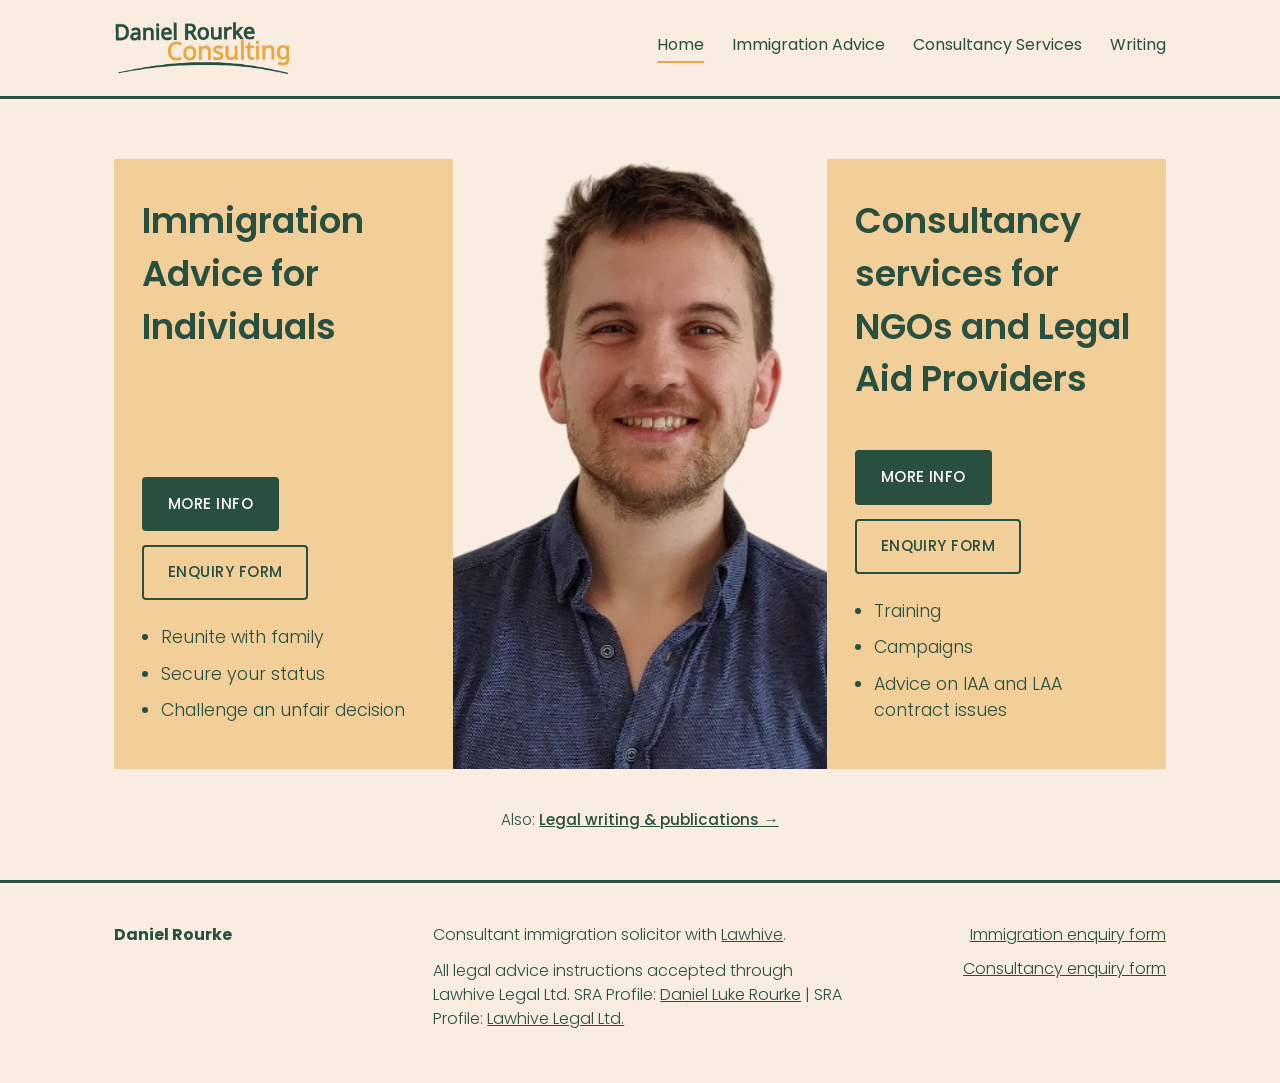
<file: index.html>
<!doctype html>
<html lang="en">
<head>
  <meta charset="UTF-8" />
  <meta name="viewport" content="width=device-width, initial-scale=1.0" />
  <title>Daniel Rourke Consulting</title>
  <meta name="description" content="Immigration advice for individuals, and consultancy services for NGOs and Legal Aid providers, from solicitor Daniel Rourke." />
  <link rel="icon" href="assets/images/favicon.svg" type="image/svg+xml" />
  <link rel="icon" href="assets/images/favicon.ico" sizes="any" />
  <link rel="icon" href="assets/images/favicon-32.png" type="image/png" sizes="32x32" />
  <link rel="apple-touch-icon" href="assets/images/apple-touch-icon.png" />
  <link rel="stylesheet" href="assets/css/style.css" />
</head>
<body>
  <header class="site-header">
    <div class="header-inner">
      <a class="logo" href="index.html"><img class="logo-img" src="assets/images/logo.png" alt="Daniel Rourke Consulting" /></a>
      <button class="nav-toggle" aria-label="Toggle navigation">&#9776;</button>
      <nav class="main-nav">
        <a href="index.html" class="active">Home</a>
        <a href="immigration-advice.html">Immigration Advice</a>
        <a href="about.html">Consultancy Services</a>
        <a href="writing.html">Writing</a>
      </nav>
    </div>
  </header>

  <main>
    <section class="home-hero">
      <div class="wrap">
        <div class="hero-grid">
          <div class="hero-panel hero-panel-1">
            <h1>Immigration Advice for Individuals</h1>
            <div class="btn-row">
              <a class="btn btn-primary" href="immigration-advice.html">More Info</a>
              <a class="btn btn-outline" href="immigration-advice.html#enquiry">Enquiry Form</a>
            </div>
            <ul class="hero-list">
              <li>Reunite with family</li>
              <li>Secure your status</li>
              <li>Challenge an unfair decision</li>
            </ul>
          </div>
          <div class="hero-photo">
            <img src="assets/images/profile2.png" alt="Daniel Rourke" />
          </div>
          <div class="hero-panel hero-panel-2">
            <h1>Consultancy services for NGOs and Legal Aid Providers</h1>
            <div class="btn-row">
              <a class="btn btn-primary" href="about.html">More Info</a>
              <a class="btn btn-outline" href="about.html#enquiry">Enquiry Form</a>
            </div>
            <ul class="hero-list">
              <li>Training</li>
              <li>Campaigns</li>
              <li>Advice on IAA and LAA contract issues</li>
            </ul>
          </div>
        </div>
      </div>
    </section>

    <p class="home-more">Also: <a href="writing.html">Legal writing &amp; publications &rarr;</a></p>
  </main>

  <footer class="site-footer">
    <div class="wrap footer-grid">
      <div>
        <p><strong>Daniel Rourke</strong></p>
      </div>
      <div>
        <p>Consultant immigration solicitor with <a href="https://lawhive.co.uk/" target="_blank" rel="noopener">Lawhive</a>.</p>
        <p>All legal advice instructions accepted through Lawhive Legal Ltd. SRA Profile: <a href="https://www.sra.org.uk/consumers/register/person/?sraNumber=542800&prevSearchText=542800&prevSearchFilter=" target="_blank" rel="noopener">Daniel Luke Rourke</a> | SRA Profile: <a href="https://www.sra.org.uk/consumers/register/organisation/?sraNumber=8003766" target="_blank" rel="noopener">Lawhive Legal Ltd.</a></p>
      </div>
      <div class="footer-links">
        <a href="immigration-advice.html#enquiry">Immigration enquiry form</a>
        <a href="about.html#enquiry">Consultancy enquiry form</a>
      </div>
    </div>
  </footer>

  <script src="assets/js/main.js"></script>
</body>
</html>
</file>
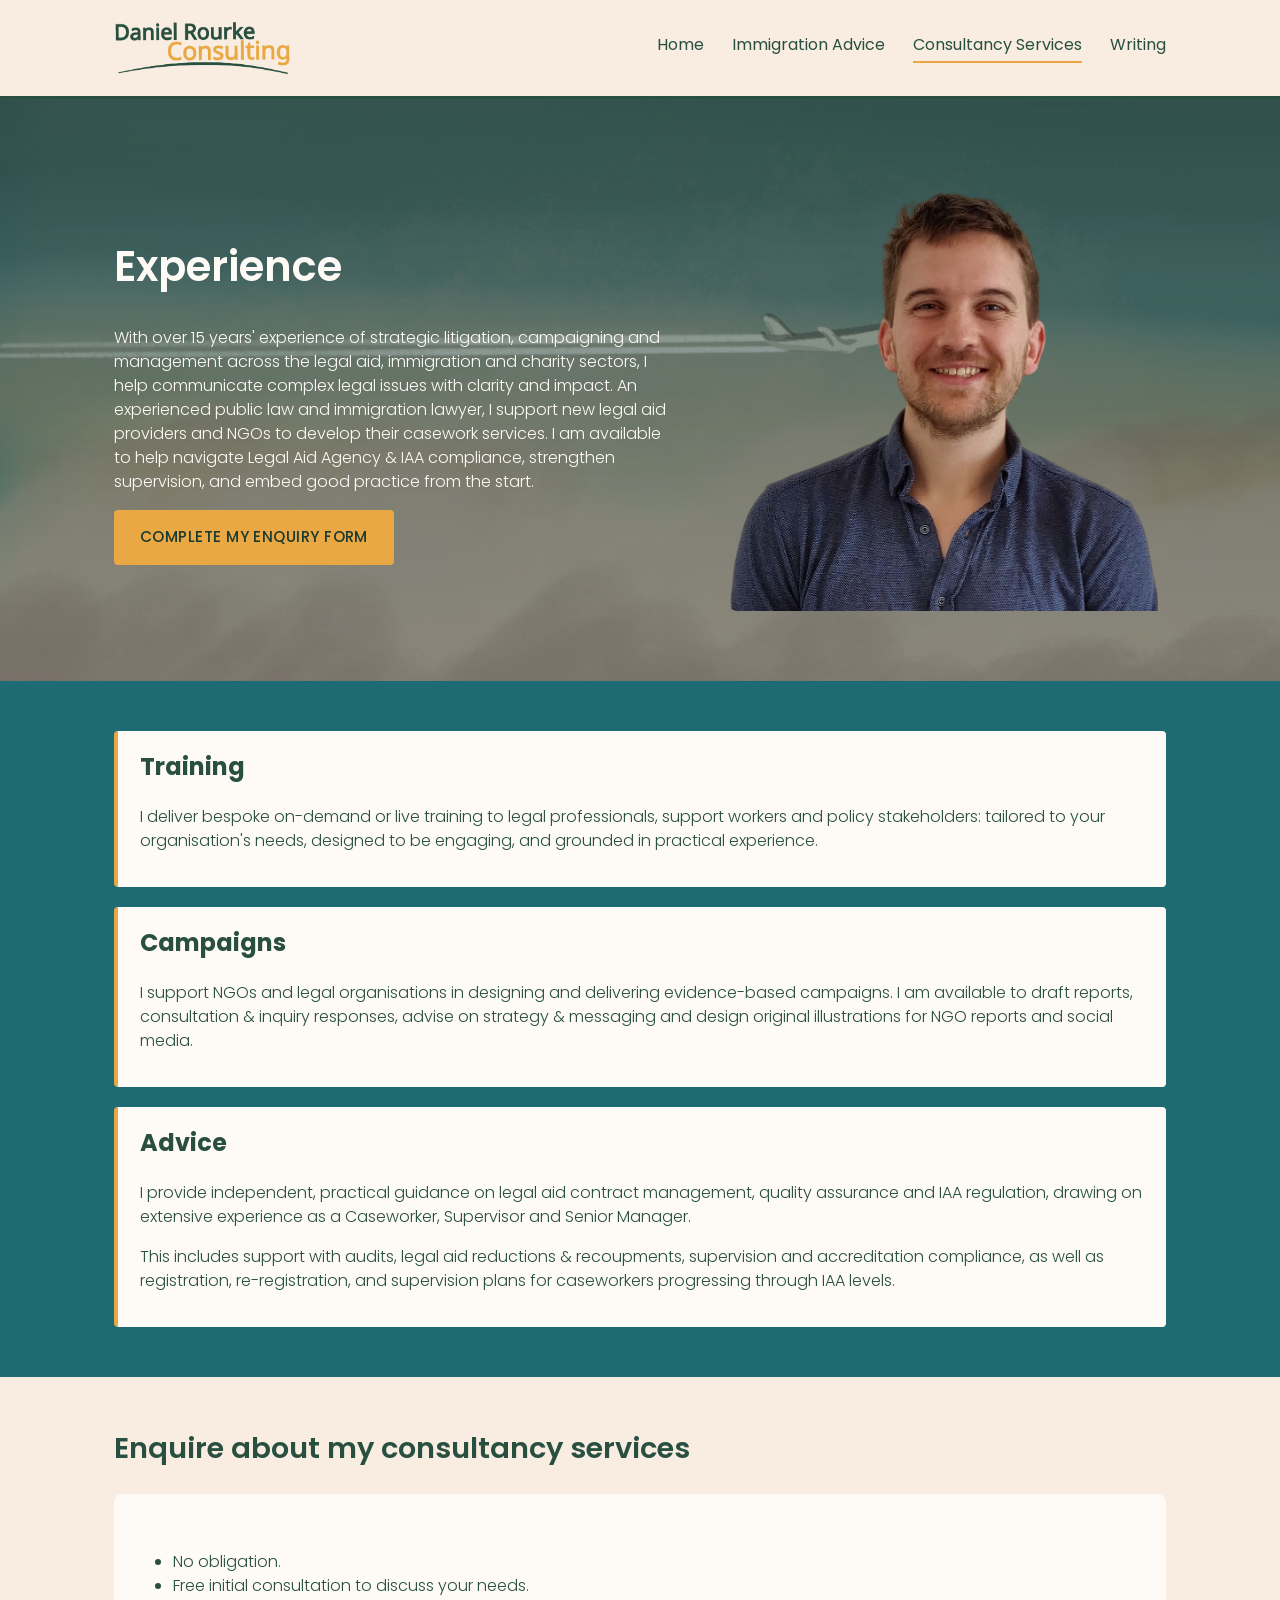
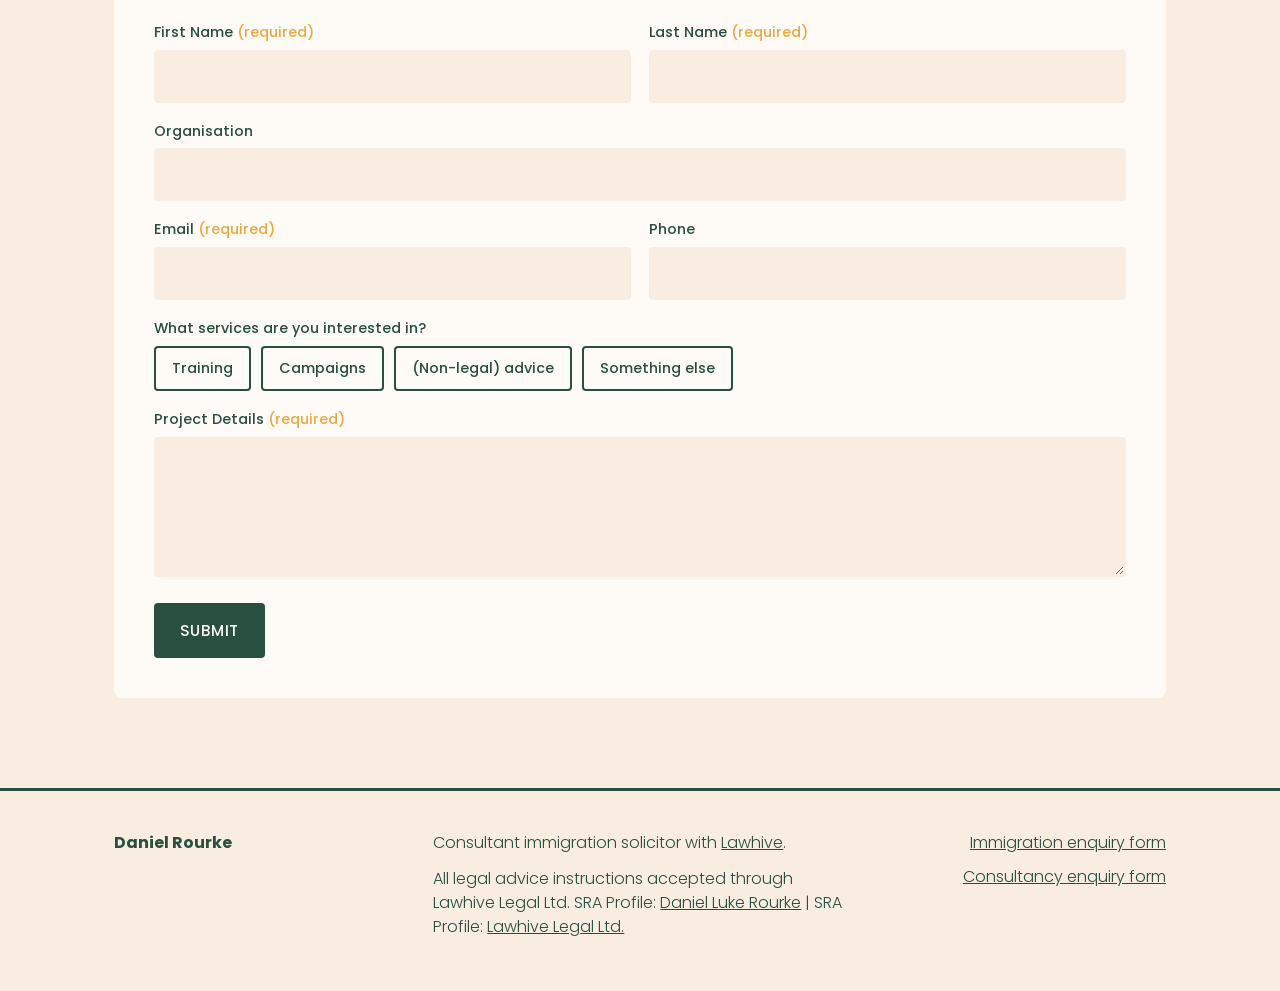
<file: about.html>
<!doctype html>
<html lang="en">
<head>
  <meta charset="UTF-8" />
  <meta name="viewport" content="width=device-width, initial-scale=1.0" />
  <title>Consultancy Services — Daniel Rourke Consulting</title>
  <meta name="description" content="Consultancy services for NGOs and Legal Aid providers from Daniel Rourke: training, campaigns, and advice on IAA and LAA contract issues." />
  <link rel="icon" href="assets/images/favicon.svg" type="image/svg+xml" />
  <link rel="icon" href="assets/images/favicon.ico" sizes="any" />
  <link rel="icon" href="assets/images/favicon-32.png" type="image/png" sizes="32x32" />
  <link rel="apple-touch-icon" href="assets/images/apple-touch-icon.png" />
  <link rel="stylesheet" href="assets/css/style.css" />
</head>
<body>
  <header class="site-header">
    <div class="header-inner">
      <a class="logo" href="index.html"><img class="logo-img" src="assets/images/logo.png" alt="Daniel Rourke Consulting" /></a>
      <button class="nav-toggle" aria-label="Toggle navigation">&#9776;</button>
      <nav class="main-nav">
        <a href="index.html">Home</a>
        <a href="immigration-advice.html">Immigration Advice</a>
        <a href="about.html" class="active">Consultancy Services</a>
        <a href="writing.html">Writing</a>
      </nav>
    </div>
  </header>

  <main>
    <section class="page-hero" style="background-image: linear-gradient(rgba(20, 45, 36, 0.55), rgba(20, 45, 36, 0.4)), url('assets/images/plane-home.jpg');">
      <div class="wrap bio-grid" style="align-items:center;">
        <div>
          <h1>Experience</h1>
          <p style="color: var(--white-warm);">With over 15 years' experience of strategic litigation, campaigning and management across the legal aid, immigration and charity sectors, I help communicate complex legal issues with clarity and impact. An experienced public law and immigration lawyer, I support new legal aid providers and NGOs to develop their casework services. I am available to help navigate Legal Aid Agency &amp; IAA compliance, strengthen supervision, and embed good practice from the start.</p>
          <a class="btn btn-primary" href="#enquiry">Complete my enquiry form</a>
        </div>
        <div>
          <img src="assets/images/profile2.png" alt="Daniel Rourke" />
        </div>
      </div>
    </section>

    <section class="illustration-band">
      <div class="wrap">
        <div class="service-list" style="padding: 50px 0;">
          <div class="service-item">
            <h2 style="margin-top:0;">Training</h2>
            <p>I deliver bespoke on-demand or live training to legal professionals, support workers and policy stakeholders: tailored to your organisation's needs, designed to be engaging, and grounded in practical experience.</p>
          </div>
          <div class="service-item">
            <h2 style="margin-top:0;">Campaigns</h2>
            <p>I support NGOs and legal organisations in designing and delivering evidence-based campaigns. I am available to draft reports, consultation &amp; inquiry responses, advise on strategy &amp; messaging and design original illustrations for NGO reports and social media.</p>
          </div>
          <div class="service-item">
            <h2 style="margin-top:0;">Advice</h2>
            <p>I provide independent, practical guidance on legal aid contract management, quality assurance and IAA regulation, drawing on extensive experience as a Caseworker, Supervisor and Senior Manager.</p>
            <p>This includes support with audits, legal aid reductions &amp; recoupments, supervision and accreditation compliance, as well as registration, re-registration, and supervision plans for caseworkers progressing through IAA levels.</p>
          </div>
        </div>
      </div>
    </section>

    <section class="section" id="enquiry">
      <div class="wrap">
        <h2>Enquire about my consultancy services</h2>
        <div class="enquiry">
          <div class="note">
            <ul>
              <li>No obligation.</li>
              <li>Free initial consultation to discuss your needs.</li>
            </ul>
          </div>

          <form class="enquiry-form" action="https://submit-form.com/s6k4mG76z" method="POST">
            <input type="hidden" name="form_name" value="Consultancy enquiry" />

            <div class="form-row">
              <div class="field">
                <label for="con-first-name">First Name <span class="req">(required)</span></label>
                <input type="text" id="con-first-name" name="first_name" required />
              </div>
              <div class="field">
                <label for="con-last-name">Last Name <span class="req">(required)</span></label>
                <input type="text" id="con-last-name" name="last_name" required />
              </div>
            </div>

            <div class="field">
              <label for="con-org">Organisation</label>
              <input type="text" id="con-org" name="organisation" />
            </div>

            <div class="form-row">
              <div class="field">
                <label for="con-email">Email <span class="req">(required)</span></label>
                <input type="email" id="con-email" name="email" required />
              </div>
              <div class="field">
                <label for="con-phone">Phone</label>
                <input type="tel" id="con-phone" name="phone" />
              </div>
            </div>

            <div class="field">
              <label>What services are you interested in?</label>
              <div class="pill-group">
                <input type="radio" id="con-services-1" name="services" value="Training" />
                <label for="con-services-1">Training</label>
                <input type="radio" id="con-services-2" name="services" value="Campaigns" />
                <label for="con-services-2">Campaigns</label>
                <input type="radio" id="con-services-3" name="services" value="(Non-legal) advice" />
                <label for="con-services-3">(Non-legal) advice</label>
                <input type="radio" id="con-services-4" name="services" value="Something else" />
                <label for="con-services-4">Something else</label>
              </div>
            </div>

            <div class="field">
              <label for="con-details">Project Details <span class="req">(required)</span></label>
              <textarea id="con-details" name="details" required></textarea>
            </div>

            <div class="submit-row">
              <button type="submit" class="btn btn-primary">Submit</button>
            </div>

            <div class="form-status" role="status"></div>
          </form>
        </div>
      </div>
    </section>
  </main>

  <footer class="site-footer">
    <div class="wrap footer-grid">
      <div>
        <p><strong>Daniel Rourke</strong></p>
      </div>
      <div>
        <p>Consultant immigration solicitor with <a href="https://lawhive.co.uk/" target="_blank" rel="noopener">Lawhive</a>.</p>
        <p>All legal advice instructions accepted through Lawhive Legal Ltd. SRA Profile: <a href="https://www.sra.org.uk/consumers/register/person/?sraNumber=542800&prevSearchText=542800&prevSearchFilter=" target="_blank" rel="noopener">Daniel Luke Rourke</a> | SRA Profile: <a href="https://www.sra.org.uk/consumers/register/organisation/?sraNumber=8003766" target="_blank" rel="noopener">Lawhive Legal Ltd.</a></p>
      </div>
      <div class="footer-links">
        <a href="immigration-advice.html#enquiry">Immigration enquiry form</a>
        <a href="about.html#enquiry">Consultancy enquiry form</a>
      </div>
    </div>
  </footer>

  <script src="assets/js/main.js"></script>
</body>
</html>
</file>
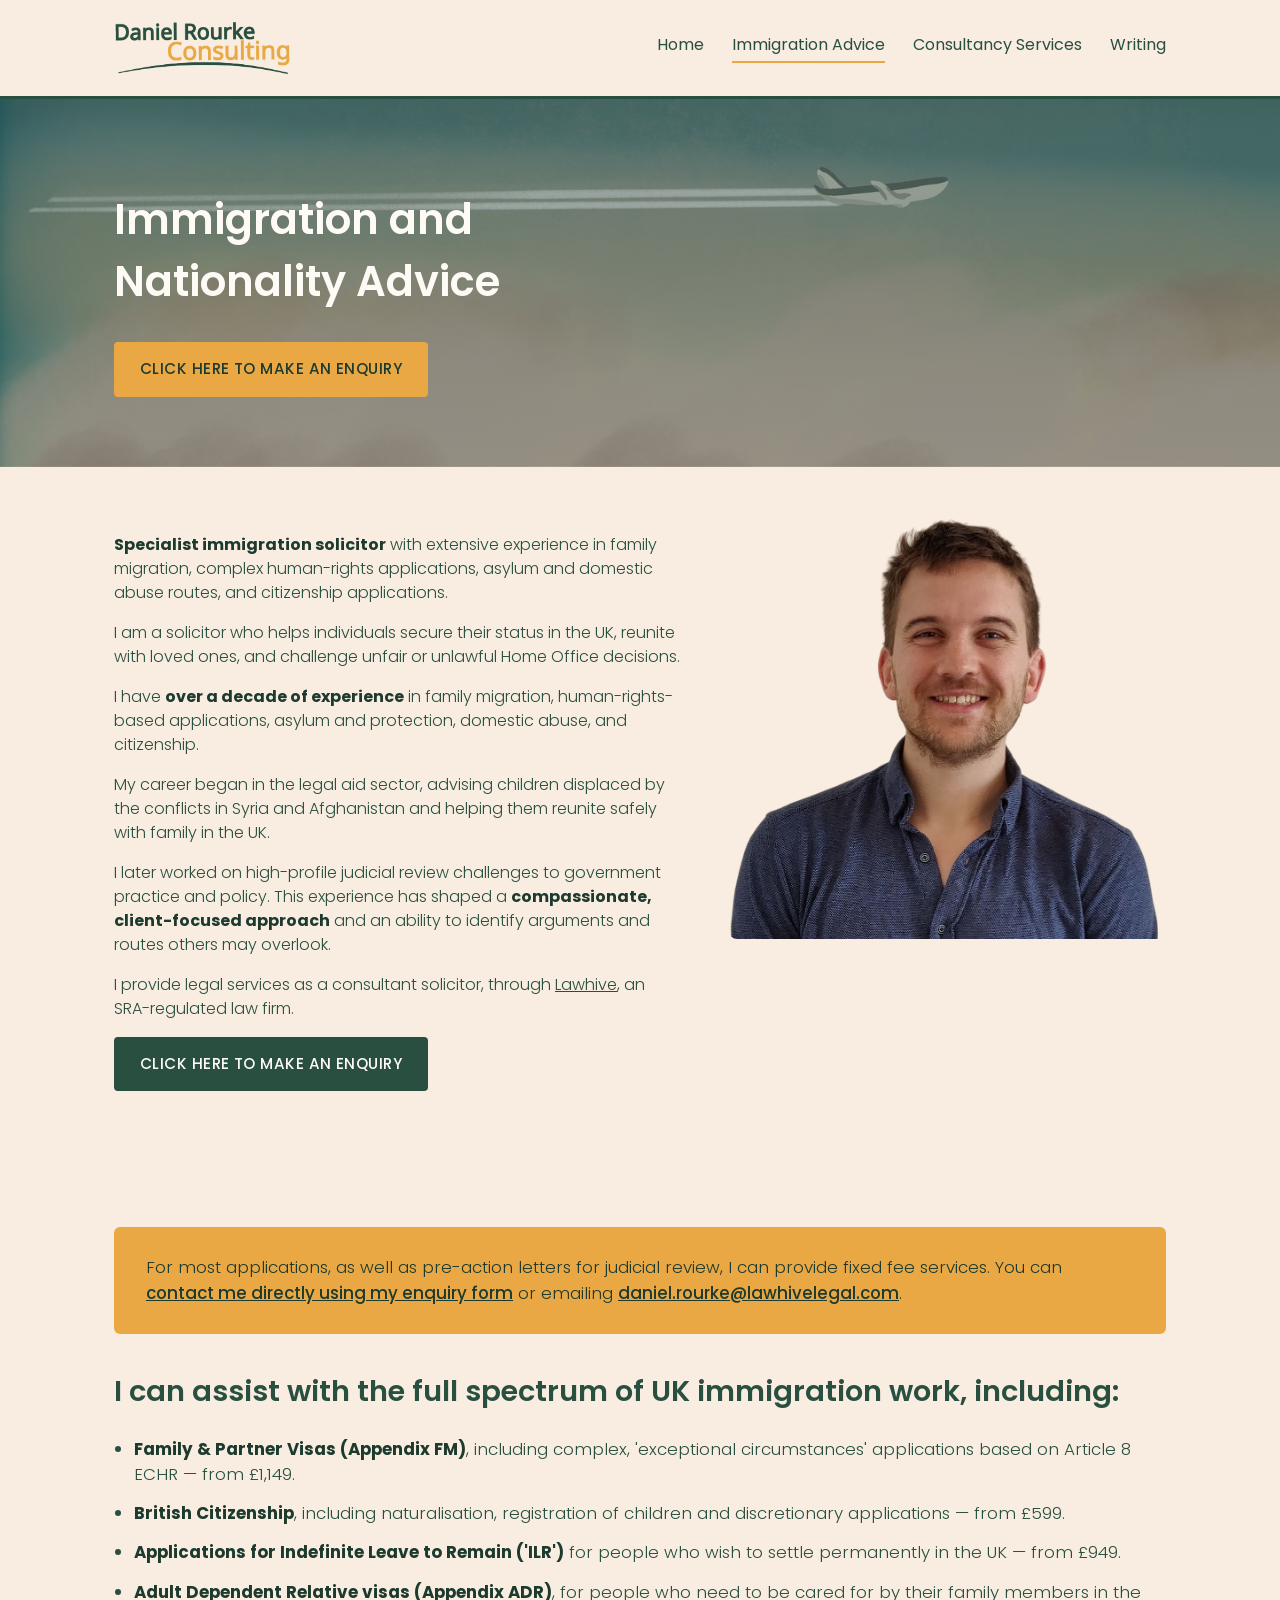
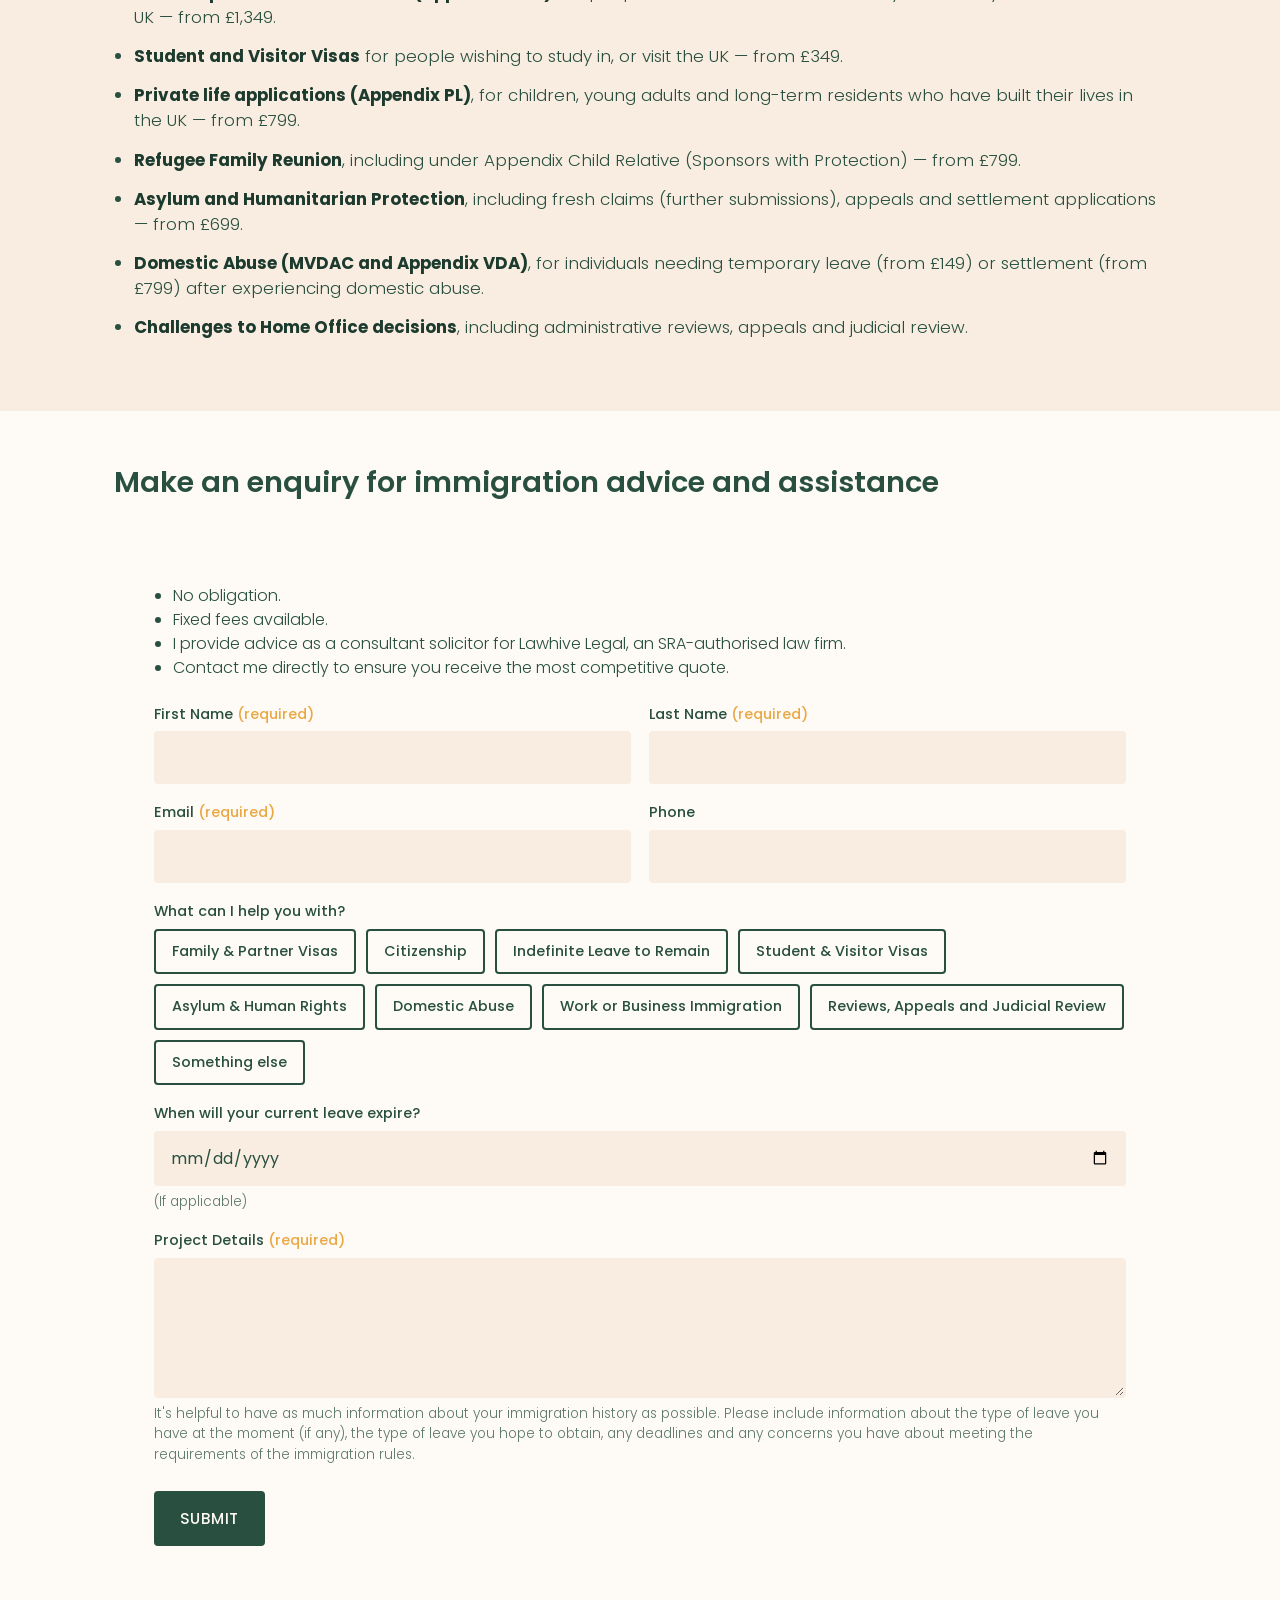
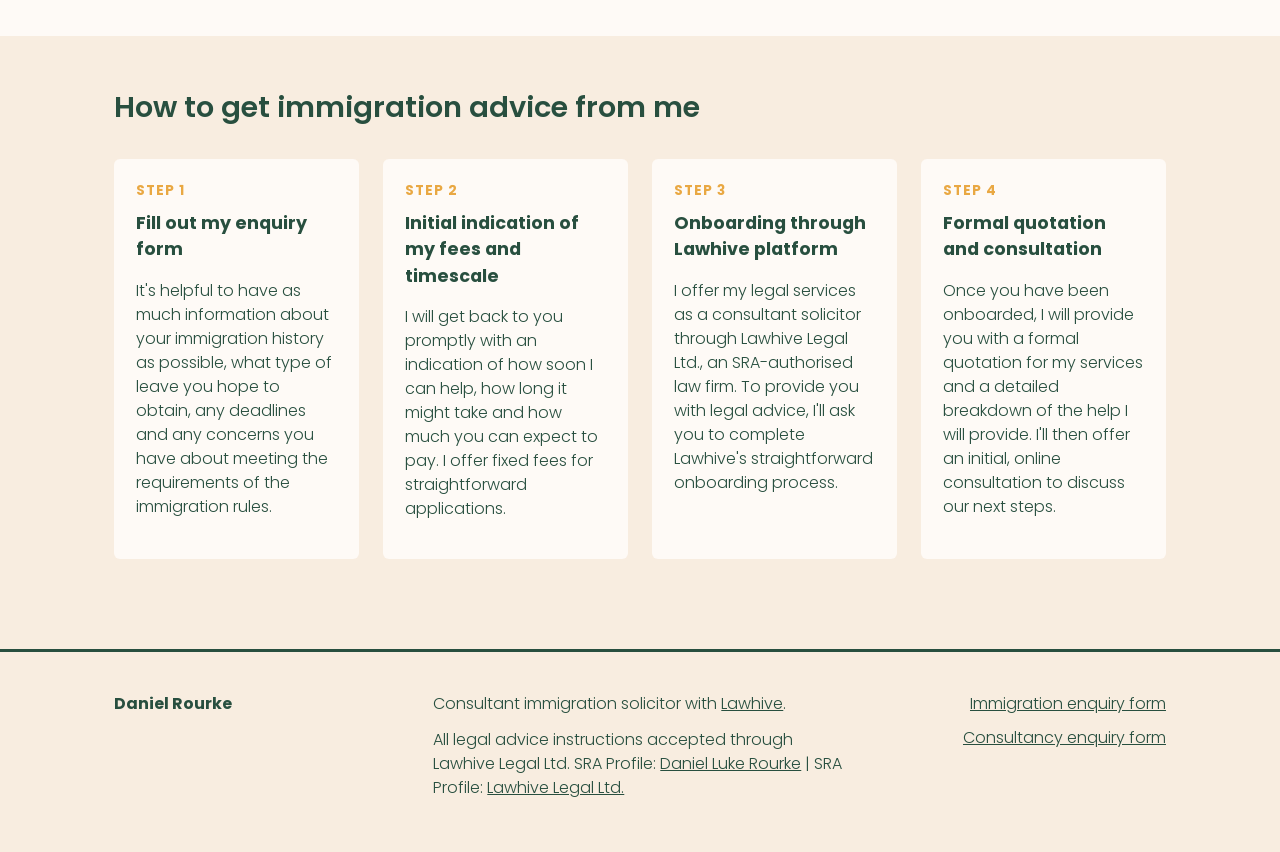
<file: immigration-advice.html>
<!doctype html>
<html lang="en">
<head>
  <meta charset="UTF-8" />
  <meta name="viewport" content="width=device-width, initial-scale=1.0" />
  <title>Immigration Advice — Daniel Rourke Consulting</title>
  <meta name="description" content="Fixed-fee UK immigration and nationality advice from consultant solicitor Daniel Rourke, covering family visas, citizenship, ILR, asylum, domestic abuse and more." />
  <link rel="icon" href="assets/images/favicon.svg" type="image/svg+xml" />
  <link rel="icon" href="assets/images/favicon.ico" sizes="any" />
  <link rel="icon" href="assets/images/favicon-32.png" type="image/png" sizes="32x32" />
  <link rel="apple-touch-icon" href="assets/images/apple-touch-icon.png" />
  <link rel="stylesheet" href="assets/css/style.css" />
</head>
<body>
  <header class="site-header">
    <div class="header-inner">
      <a class="logo" href="index.html"><img class="logo-img" src="assets/images/logo.png" alt="Daniel Rourke Consulting" /></a>
      <button class="nav-toggle" aria-label="Toggle navigation">&#9776;</button>
      <nav class="main-nav">
        <a href="index.html">Home</a>
        <a href="immigration-advice.html" class="active">Immigration Advice</a>
        <a href="about.html">Consultancy Services</a>
        <a href="writing.html">Writing</a>
      </nav>
    </div>
  </header>

  <main>
    <section class="page-hero banner-plane">
      <div class="wrap">
        <h1>Immigration and Nationality Advice</h1>
        <a class="btn btn-primary" href="#enquiry">Click here to make an enquiry</a>
      </div>
    </section>

    <section class="section">
      <div class="wrap bio-grid">
        <div>
          <p><strong>Specialist immigration solicitor</strong> with extensive experience in family migration, complex human-rights applications, asylum and domestic abuse routes, and citizenship applications.</p>
          <p>I am a solicitor who helps individuals secure their status in the UK, reunite with loved ones, and challenge unfair or unlawful Home Office decisions.</p>
          <p>I have <strong>over a decade of experience</strong> in family migration, human-rights-based applications, asylum and protection, domestic abuse, and citizenship.</p>
          <p>My career began in the legal aid sector, advising children displaced by the conflicts in Syria and Afghanistan and helping them reunite safely with family in the UK.</p>
          <p>I later worked on high-profile judicial review challenges to government practice and policy. This experience has shaped a <strong>compassionate, client-focused approach</strong> and an ability to identify arguments and routes others may overlook.</p>
          <p>I provide legal services as a consultant solicitor, through <a href="https://lawhive.co.uk/" target="_blank" rel="noopener">Lawhive</a>, an SRA-regulated law firm.</p>
          <a class="btn btn-primary" href="#enquiry">Click here to make an enquiry</a>
        </div>
        <div>
          <img src="assets/images/profile2.png" alt="Daniel Rourke" />
        </div>
      </div>
    </section>

    <section class="section">
      <div class="wrap">
        <div class="callout">
          For most applications, as well as pre-action letters for judicial review, I can provide fixed fee services. You can <a href="#enquiry">contact me directly using my enquiry form</a> or emailing <a href="mailto:daniel.rourke@lawhivelegal.com">daniel.rourke@lawhivelegal.com</a>.
        </div>

        <h2>I can assist with the full spectrum of UK immigration work, including:</h2>

        <ul class="plain-list">
          <li><strong>Family &amp; Partner Visas (Appendix FM)</strong>, including complex, 'exceptional circumstances' applications based on Article 8 ECHR &mdash; from &pound;1,149.</li>
          <li><strong>British Citizenship</strong>, including naturalisation, registration of children and discretionary applications &mdash; from &pound;599.</li>
          <li><strong>Applications for Indefinite Leave to Remain ('ILR')</strong> for people who wish to settle permanently in the UK &mdash; from &pound;949.</li>
          <li><strong>Adult Dependent Relative visas (Appendix ADR)</strong>, for people who need to be cared for by their family members in the UK &mdash; from &pound;1,349.</li>
          <li><strong>Student and Visitor Visas</strong> for people wishing to study in, or visit the UK &mdash; from &pound;349.</li>
          <li><strong>Private life applications (Appendix PL)</strong>, for children, young adults and long-term residents who have built their lives in the UK &mdash; from &pound;799.</li>
          <li><strong>Refugee Family Reunion</strong>, including under Appendix Child Relative (Sponsors with Protection) &mdash; from &pound;799.</li>
          <li><strong>Asylum and Humanitarian Protection</strong>, including fresh claims (further submissions), appeals and settlement applications &mdash; from &pound;699.</li>
          <li><strong>Domestic Abuse (MVDAC and Appendix VDA)</strong>, for individuals needing temporary leave (from &pound;149) or settlement (from &pound;799) after experiencing domestic abuse.</li>
          <li><strong>Challenges to Home Office decisions</strong>, including administrative reviews, appeals and judicial review.</li>
        </ul>
      </div>
    </section>

    <section class="section section-alt" id="enquiry">
      <div class="wrap">
        <h2>Make an enquiry for immigration advice and assistance</h2>
        <div class="enquiry">
          <div class="note">
            <ul>
              <li>No obligation.</li>
              <li>Fixed fees available.</li>
              <li>I provide advice as a consultant solicitor for Lawhive Legal, an SRA-authorised law firm.</li>
              <li>Contact me directly to ensure you receive the most competitive quote.</li>
            </ul>
          </div>

          <form class="enquiry-form" action="https://submit-form.com/rAv71weBW" method="POST">
            <input type="hidden" name="form_name" value="Immigration enquiry" />

            <div class="form-row">
              <div class="field">
                <label for="imm-first-name">First Name <span class="req">(required)</span></label>
                <input type="text" id="imm-first-name" name="first_name" required />
              </div>
              <div class="field">
                <label for="imm-last-name">Last Name <span class="req">(required)</span></label>
                <input type="text" id="imm-last-name" name="last_name" required />
              </div>
            </div>

            <div class="form-row">
              <div class="field">
                <label for="imm-email">Email <span class="req">(required)</span></label>
                <input type="email" id="imm-email" name="email" required />
              </div>
              <div class="field">
                <label for="imm-phone">Phone</label>
                <input type="tel" id="imm-phone" name="phone" />
              </div>
            </div>

            <div class="field">
              <label>What can I help you with?</label>
              <div class="pill-group">
                <input type="radio" id="imm-topic-1" name="topic" value="Family & Partner Visas" />
                <label for="imm-topic-1">Family &amp; Partner Visas</label>
                <input type="radio" id="imm-topic-2" name="topic" value="Citizenship" />
                <label for="imm-topic-2">Citizenship</label>
                <input type="radio" id="imm-topic-3" name="topic" value="Indefinite Leave to Remain" />
                <label for="imm-topic-3">Indefinite Leave to Remain</label>
                <input type="radio" id="imm-topic-4" name="topic" value="Student & Visitor Visas" />
                <label for="imm-topic-4">Student &amp; Visitor Visas</label>
                <input type="radio" id="imm-topic-5" name="topic" value="Asylum & Human Rights" />
                <label for="imm-topic-5">Asylum &amp; Human Rights</label>
                <input type="radio" id="imm-topic-6" name="topic" value="Domestic Abuse" />
                <label for="imm-topic-6">Domestic Abuse</label>
                <input type="radio" id="imm-topic-7" name="topic" value="Work or Business Immigration" />
                <label for="imm-topic-7">Work or Business Immigration</label>
                <input type="radio" id="imm-topic-8" name="topic" value="Reviews, Appeals and Judicial Review" />
                <label for="imm-topic-8">Reviews, Appeals and Judicial Review</label>
                <input type="radio" id="imm-topic-9" name="topic" value="Something else" />
                <label for="imm-topic-9">Something else</label>
              </div>
            </div>

            <div class="field">
              <label for="imm-leave-expiry">When will your current leave expire?</label>
              <input type="date" id="imm-leave-expiry" name="leave_expiry" />
              <span class="hint">(If applicable)</span>
            </div>

            <div class="field">
              <label for="imm-details">Project Details <span class="req">(required)</span></label>
              <textarea id="imm-details" name="details" required></textarea>
              <span class="hint">It's helpful to have as much information about your immigration history as possible. Please include information about the type of leave you have at the moment (if any), the type of leave you hope to obtain, any deadlines and any concerns you have about meeting the requirements of the immigration rules.</span>
            </div>

            <div class="submit-row">
              <button type="submit" class="btn btn-primary">Submit</button>
            </div>

            <div class="form-status" role="status"></div>
          </form>
        </div>
      </div>
    </section>

    <section class="section">
      <div class="wrap">
        <h2>How to get immigration advice from me</h2>
        <div class="steps">
          <div class="step">
            <div class="step-num">Step 1</div>
            <h3>Fill out my enquiry form</h3>
            <p>It's helpful to have as much information about your immigration history as possible, what type of leave you hope to obtain, any deadlines and any concerns you have about meeting the requirements of the immigration rules.</p>
          </div>
          <div class="step">
            <div class="step-num">Step 2</div>
            <h3>Initial indication of my fees and timescale</h3>
            <p>I will get back to you promptly with an indication of how soon I can help, how long it might take and how much you can expect to pay. I offer fixed fees for straightforward applications.</p>
          </div>
          <div class="step">
            <div class="step-num">Step 3</div>
            <h3>Onboarding through Lawhive platform</h3>
            <p>I offer my legal services as a consultant solicitor through Lawhive Legal Ltd., an SRA-authorised law firm. To provide you with legal advice, I'll ask you to complete Lawhive's straightforward onboarding process.</p>
          </div>
          <div class="step">
            <div class="step-num">Step 4</div>
            <h3>Formal quotation and consultation</h3>
            <p>Once you have been onboarded, I will provide you with a formal quotation for my services and a detailed breakdown of the help I will provide. I'll then offer an initial, online consultation to discuss our next steps.</p>
          </div>
        </div>
      </div>
    </section>
  </main>

  <footer class="site-footer">
    <div class="wrap footer-grid">
      <div>
        <p><strong>Daniel Rourke</strong></p>
      </div>
      <div>
        <p>Consultant immigration solicitor with <a href="https://lawhive.co.uk/" target="_blank" rel="noopener">Lawhive</a>.</p>
        <p>All legal advice instructions accepted through Lawhive Legal Ltd. SRA Profile: <a href="https://www.sra.org.uk/consumers/register/person/?sraNumber=542800&prevSearchText=542800&prevSearchFilter=" target="_blank" rel="noopener">Daniel Luke Rourke</a> | SRA Profile: <a href="https://www.sra.org.uk/consumers/register/organisation/?sraNumber=8003766" target="_blank" rel="noopener">Lawhive Legal Ltd.</a></p>
      </div>
      <div class="footer-links">
        <a href="immigration-advice.html#enquiry">Immigration enquiry form</a>
        <a href="about.html#enquiry">Consultancy enquiry form</a>
      </div>
    </div>
  </footer>

  <script src="assets/js/main.js"></script>
</body>
</html>
</file>
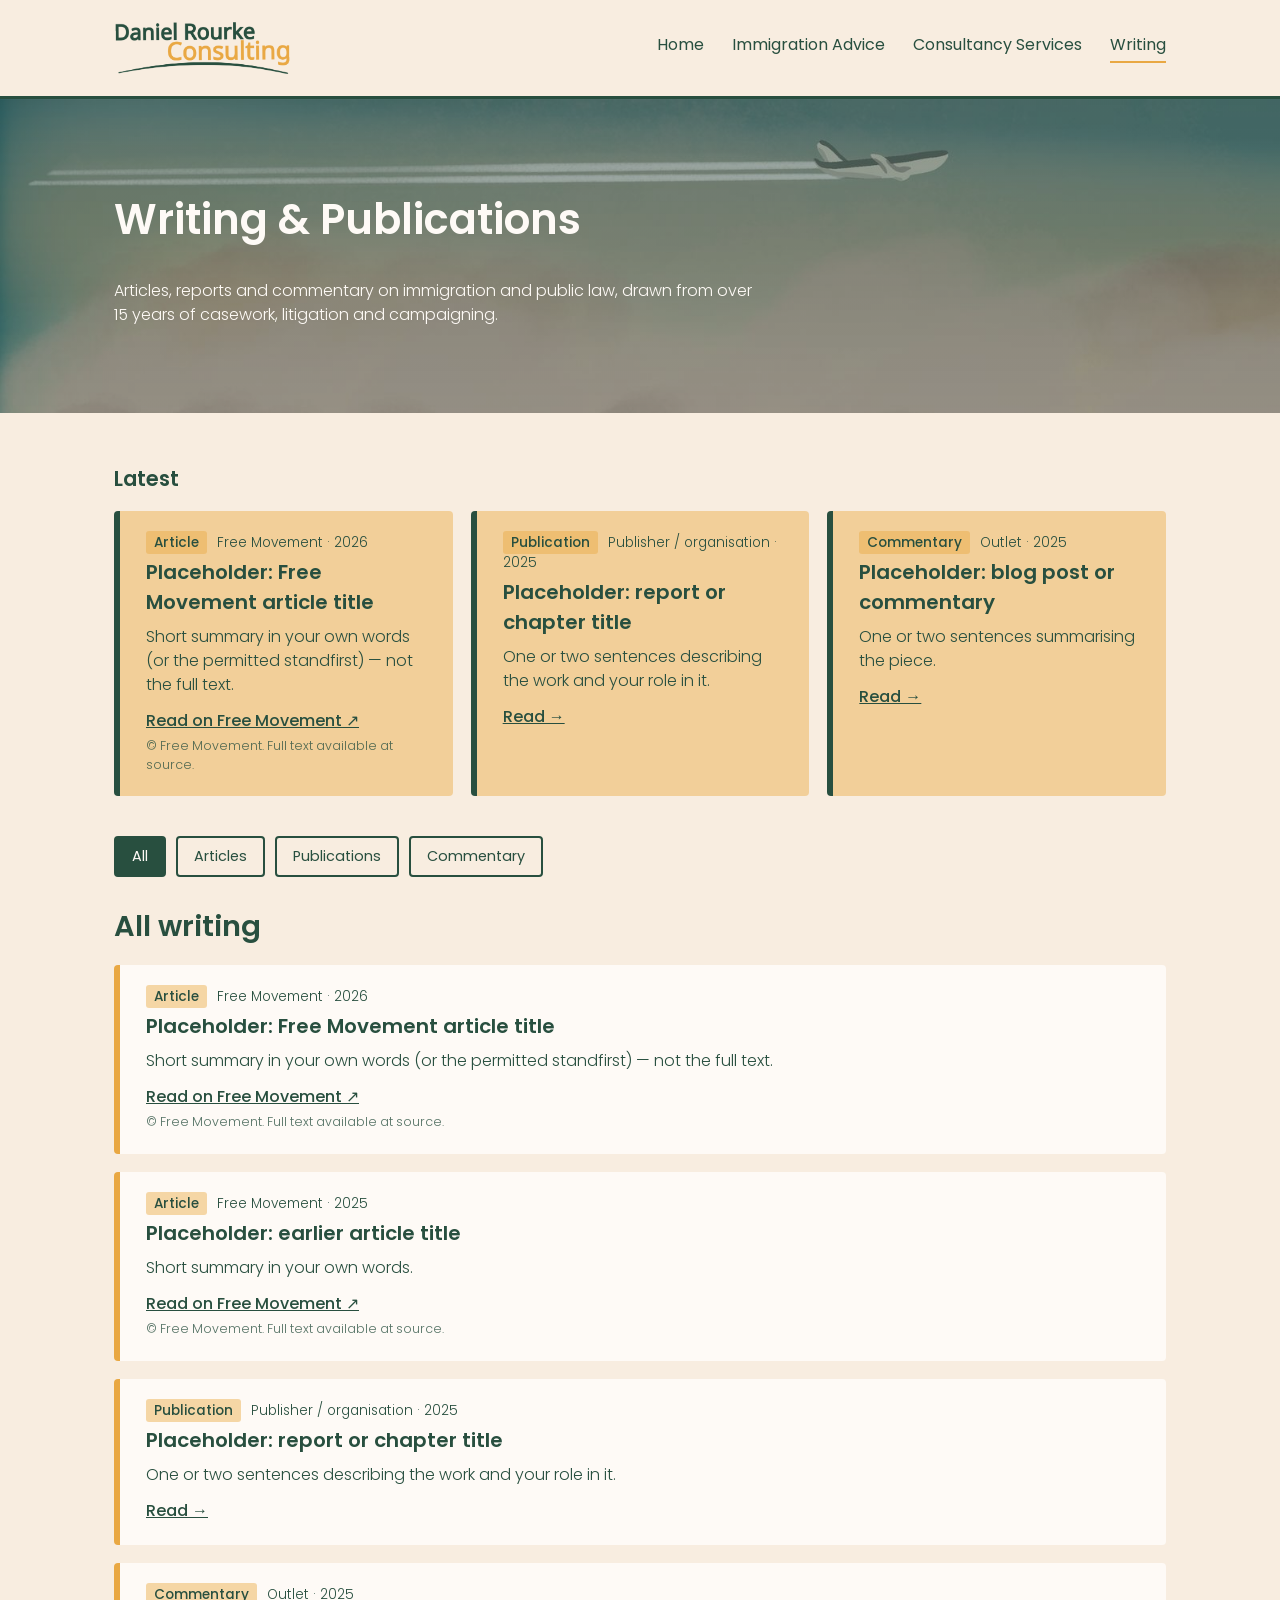
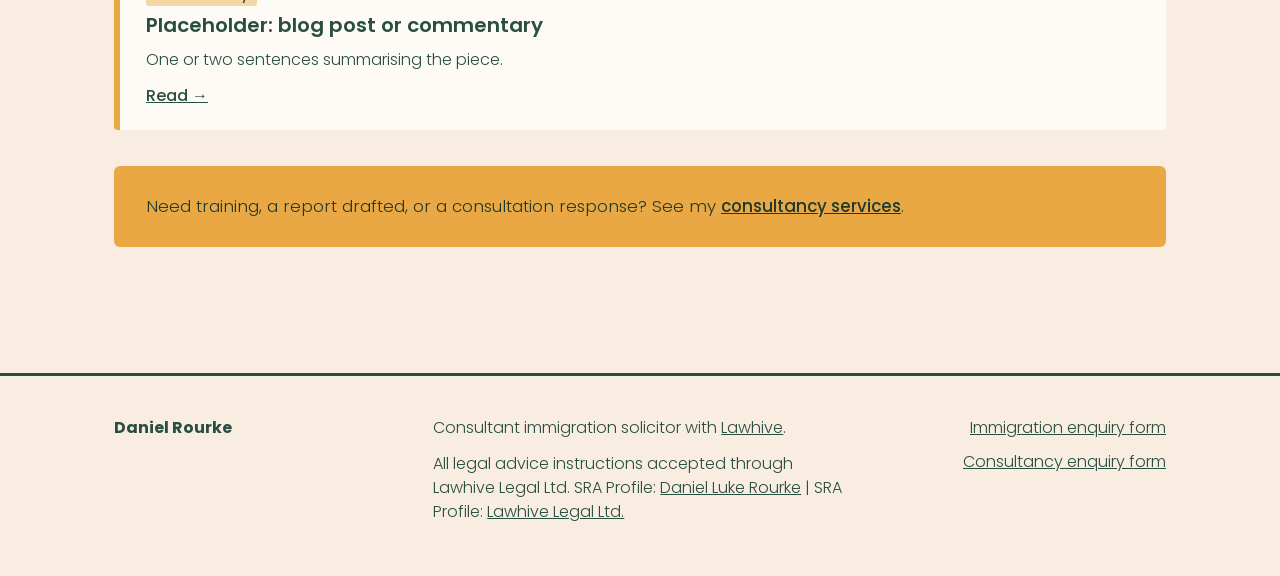
<file: writing.html>
<!doctype html>
<html lang="en">
<head>
  <meta charset="UTF-8" />
  <meta name="viewport" content="width=device-width, initial-scale=1.0" />
  <title>Writing &amp; Publications — Daniel Rourke Consulting</title>
  <meta name="description" content="Articles, publications and commentary on immigration and public law by solicitor Daniel Rourke." />
  <link rel="icon" href="assets/images/favicon.svg" type="image/svg+xml" />
  <link rel="icon" href="assets/images/favicon.ico" sizes="any" />
  <link rel="icon" href="assets/images/favicon-32.png" type="image/png" sizes="32x32" />
  <link rel="apple-touch-icon" href="assets/images/apple-touch-icon.png" />
  <link rel="stylesheet" href="assets/css/style.css" />
</head>
<body>
  <header class="site-header">
    <div class="header-inner">
      <a class="logo" href="index.html"><img class="logo-img" src="assets/images/logo.png" alt="Daniel Rourke Consulting" /></a>
      <button class="nav-toggle" aria-label="Toggle navigation">&#9776;</button>
      <nav class="main-nav">
        <a href="index.html">Home</a>
        <a href="immigration-advice.html">Immigration Advice</a>
        <a href="about.html">Consultancy Services</a>
        <a href="writing.html" class="active">Writing</a>
      </nav>
    </div>
  </header>

  <main>
    <section class="page-hero banner-plane">
      <div class="wrap">
        <h1>Writing &amp; Publications</h1>
        <p style="color: var(--white-warm); max-width: 640px;">Articles, reports and commentary on immigration and public law, drawn from over 15 years of casework, litigation and campaigning.</p>
      </div>
    </section>

    <section class="section">
      <div class="wrap">
        <section class="latest" aria-label="Latest writing" hidden>
          <h2>Latest</h2>
          <div class="latest-grid"></div>
        </section>

        <div class="writing-filter" role="group" aria-label="Filter by type">
          <button class="filter-btn active" data-filter="all">All</button>
          <button class="filter-btn" data-filter="article">Articles</button>
          <button class="filter-btn" data-filter="publication">Publications</button>
          <button class="filter-btn" data-filter="commentary">Commentary</button>
        </div>

        <h2 class="all-heading">All writing</h2>
        <div class="writing-list">
          <article class="writing-item" data-type="article" data-date="2026-03-01" data-source="Free Movement">
            <p class="writing-meta"><span class="tag">Article</span> Free Movement &middot; <time datetime="2026-03-01">2026</time></p>
            <h3>Placeholder: Free Movement article title</h3>
            <p>Short summary in your own words (or the permitted standfirst) &mdash; not the full text.</p>
            <p class="writing-links"><a class="read-link" href="https://freemovement.org.uk/author/drourke/" target="_blank" rel="noopener">Read on Free Movement &#8599;</a><span class="copyright-note">&copy; Free Movement. Full text available at source.</span></p>
          </article>
          <article class="writing-item" data-type="article" data-date="2025-06-01" data-source="Free Movement">
            <p class="writing-meta"><span class="tag">Article</span> Free Movement &middot; <time datetime="2025-06-01">2025</time></p>
            <h3>Placeholder: earlier article title</h3>
            <p>Short summary in your own words.</p>
            <p class="writing-links"><a class="read-link" href="https://freemovement.org.uk/author/drourke/" target="_blank" rel="noopener">Read on Free Movement &#8599;</a><span class="copyright-note">&copy; Free Movement. Full text available at source.</span></p>
          </article>
          <article class="writing-item" data-type="publication" data-date="2025-09-01">
            <p class="writing-meta"><span class="tag">Publication</span> Publisher / organisation &middot; <time datetime="2025-09-01">2025</time></p>
            <h3>Placeholder: report or chapter title</h3>
            <p>One or two sentences describing the work and your role in it.</p>
            <p class="writing-links"><a class="read-link" href="#">Read &rarr;</a></p>
          </article>
          <article class="writing-item" data-type="commentary" data-date="2025-11-01">
            <p class="writing-meta"><span class="tag">Commentary</span> Outlet &middot; <time datetime="2025-11-01">2025</time></p>
            <h3>Placeholder: blog post or commentary</h3>
            <p>One or two sentences summarising the piece.</p>
            <p class="writing-links"><a class="read-link" href="#">Read &rarr;</a></p>
          </article>
        </div>

        <div class="callout">
          Need training, a report drafted, or a consultation response? See my <a href="about.html">consultancy services</a>.
        </div>
      </div>
    </section>
  </main>

  <footer class="site-footer">
    <div class="wrap footer-grid">
      <div>
        <p><strong>Daniel Rourke</strong></p>
      </div>
      <div>
        <p>Consultant immigration solicitor with <a href="https://lawhive.co.uk/" target="_blank" rel="noopener">Lawhive</a>.</p>
        <p>All legal advice instructions accepted through Lawhive Legal Ltd. SRA Profile: <a href="https://www.sra.org.uk/consumers/register/person/?sraNumber=542800&prevSearchText=542800&prevSearchFilter=" target="_blank" rel="noopener">Daniel Luke Rourke</a> | SRA Profile: <a href="https://www.sra.org.uk/consumers/register/organisation/?sraNumber=8003766" target="_blank" rel="noopener">Lawhive Legal Ltd.</a></p>
      </div>
      <div class="footer-links">
        <a href="immigration-advice.html#enquiry">Immigration enquiry form</a>
        <a href="about.html#enquiry">Consultancy enquiry form</a>
      </div>
    </div>
  </footer>

  <script src="assets/js/main.js"></script>
</body>
</html>
</file>
<file: assets/css/style.css>
/* Daniel Rourke Consulting — static site styles */

@import url('https://fonts.googleapis.com/css2?family=Poppins:wght@300;400;500;600;700&display=swap');

:root {
  --cream: #f8ede0;
  --white-warm: #fefaf6;
  --green: #284f3f;
  --green-dark: #1d3a2e;
  --orange: #e9a843;
  --orange-soft: rgba(233, 168, 67, 0.45);
  --max-width: 1100px;
}

* {
  box-sizing: border-box;
}

html {
  scroll-behavior: smooth;
}

body {
  margin: 0;
  font-family: 'Poppins', sans-serif;
  font-weight: 300;
  background: var(--cream);
  color: var(--green);
  line-height: 1.5;
}

a {
  color: inherit;
}

img {
  max-width: 100%;
  display: block;
}

.wrap {
  max-width: var(--max-width);
  margin: 0 auto;
  padding: 0 24px;
}

/* Header */

.site-header {
  background: var(--cream);
  border-bottom: 3px solid var(--green);
}

.header-inner {
  max-width: var(--max-width);
  margin: 0 auto;
  padding: 20px 24px;
  display: flex;
  align-items: center;
  justify-content: space-between;
  flex-wrap: wrap;
  gap: 16px;
}

.logo {
  text-decoration: none;
  line-height: 1.1;
  display: inline-block;
}

.logo-img {
  height: 56px;
  width: auto;
}

.main-nav {
  display: flex;
  gap: 28px;
  flex-wrap: wrap;
}

.main-nav a {
  text-decoration: none;
  font-weight: 400;
  color: var(--green);
  padding-bottom: 4px;
  border-bottom: 2px solid transparent;
  transition: border-color 0.2s ease;
}

.main-nav a.active,
.main-nav a:hover {
  border-bottom-color: var(--orange);
}

.nav-toggle {
  display: none;
  background: none;
  border: 2px solid var(--green);
  border-radius: 6px;
  padding: 6px 10px;
  font-size: 1rem;
  cursor: pointer;
  color: var(--green);
}

/* Buttons */

.btn {
  display: inline-block;
  text-decoration: none;
  font-weight: 500;
  letter-spacing: 0.03em;
  text-align: center;
  padding: 14px 24px;
  border-radius: 4px;
  border: 2px solid var(--green);
  cursor: pointer;
  font-family: inherit;
  font-size: 0.95rem;
  text-transform: uppercase;
}

.btn-primary {
  background: var(--green);
  color: var(--white-warm);
}

.btn-primary:hover {
  background: var(--green-dark);
}

.btn-outline {
  background: transparent;
  color: var(--green);
}

.btn-outline:hover {
  background: var(--green);
  color: var(--white-warm);
}

.btn-row {
  display: flex;
  gap: 14px;
  flex-wrap: wrap;
  margin-top: 20px;
}

/* Hero (home page) */

.home-hero {
  padding: 60px 0 40px;
}

.hero-grid {
  display: grid;
  grid-template-columns: 1fr 1.1fr 1fr;
  align-items: stretch;
  gap: 0;
}

.hero-panel {
  background: var(--orange-soft);
  padding: 36px 28px;
  display: flex;
  flex-direction: column;
}

.hero-panel h1 {
  font-size: 2.2rem;
  font-weight: 600;
  color: var(--green);
  margin: 0 0 24px;
}

.hero-panel h1 {
  flex-grow: 1;
}

.hero-photo {
  display: flex;
  align-items: flex-end;
  justify-content: center;
  overflow: hidden;
}

.hero-photo img {
  width: 100%;
  height: 100%;
  object-fit: cover;
  object-position: top center;
}

.hero-list {
  list-style: disc;
  margin: 24px 0 0;
  padding-left: 1.1em;
  font-size: 1.1rem;
}

.hero-list li {
  margin-bottom: 10px;
}

.hero-panel h1 {
  overflow-wrap: break-word;
}

/* Page hero banner (sub-pages) */

.page-hero {
  position: relative;
  padding: 90px 0 70px;
  overflow: hidden;
  background: linear-gradient(rgba(20, 45, 36, 0.55), rgba(20, 45, 36, 0.4)), var(--green);
  background-size: cover;
  background-position: center;
}

.page-hero.banner-plane {
  background-image: linear-gradient(rgba(20, 45, 36, 0.45), rgba(20, 45, 36, 0.35)), url('../images/plane-immigration.jpg');
}

.page-hero h1 {
  font-size: 2.6rem;
  font-weight: 600;
  margin: 0 0 28px;
  max-width: 600px;
  color: var(--white-warm);
}

.page-hero .btn-primary {
  background: var(--orange);
  border-color: var(--orange);
  color: var(--green-dark);
}

.page-hero .btn-primary:hover {
  background: #d6922e;
}

/* Bio with photo */

.bio-grid {
  display: grid;
  grid-template-columns: 1.3fr 1fr;
  gap: 48px;
  align-items: start;
}

.bio-grid img {
  border-radius: 8px;
}

.bio-grid p strong {
  color: var(--green-dark);
}

/* Fee callout */

.callout {
  background: var(--orange);
  color: var(--green-dark);
  padding: 28px 32px;
  border-radius: 6px;
  margin: 36px 0;
  font-size: 1.05rem;
}

.callout a {
  text-decoration: underline;
  font-weight: 500;
}

/* Simple bullet service list */

.plain-list {
  margin: 20px 0;
  padding-left: 1.2em;
  display: grid;
  gap: 14px;
  font-size: 1.05rem;
}

.plain-list strong {
  color: var(--green-dark);
}

/* Illustration band */

.illustration-band {
  background: #1f6b73;
}

.illustration-band .service-item {
  background: var(--white-warm);
}

.illustration-band .service-list {
  margin: 0;
}

/* Pill radio group */

.pill-group {
  display: flex;
  flex-wrap: wrap;
  gap: 10px;
}

.pill-group input {
  position: absolute;
  opacity: 0;
  pointer-events: none;
}

.pill-group label {
  border: 2px solid var(--green);
  border-radius: 4px;
  padding: 10px 16px;
  font-size: 0.9rem;
  cursor: pointer;
  user-select: none;
}

.pill-group input:checked + label {
  background: var(--green);
  color: var(--white-warm);
}

/* Content sections */

.section {
  padding: 50px 0;
}

.section-alt {
  background: var(--white-warm);
}

.section h2 {
  font-size: 1.8rem;
  font-weight: 600;
  margin-top: 0;
}

.two-col {
  display: grid;
  grid-template-columns: 1fr 1fr;
  gap: 48px;
  align-items: start;
}

.two-col img {
  border-radius: 6px;
}

.service-list {
  display: grid;
  gap: 20px;
  margin: 30px 0;
}

.service-item {
  background: var(--white-warm);
  border-left: 4px solid var(--orange);
  padding: 18px 22px;
  border-radius: 4px;
}

.service-item strong {
  color: var(--green-dark);
}

.bio {
  background: var(--white-warm);
  padding: 32px;
  border-radius: 6px;
  margin-top: 36px;
}

.steps {
  display: grid;
  grid-template-columns: repeat(auto-fit, minmax(220px, 1fr));
  gap: 24px;
  margin-top: 30px;
}

.step {
  background: var(--white-warm);
  padding: 22px;
  border-radius: 6px;
}

.step .step-num {
  color: var(--orange);
  font-weight: 700;
  font-size: 0.85rem;
  letter-spacing: 0.08em;
  text-transform: uppercase;
}

.step h3 {
  margin: 8px 0 10px;
  font-size: 1.1rem;
}

/* Forms */

.enquiry {
  background: var(--white-warm);
  border-radius: 8px;
  padding: 40px;
  margin-top: 20px;
}

.enquiry .note {
  margin-bottom: 24px;
}

.enquiry .note ul {
  padding-left: 1.2em;
}

form.enquiry-form {
  display: grid;
  grid-template-columns: minmax(0, 1fr);
  gap: 18px;
}

.form-row {
  display: grid;
  grid-template-columns: 1fr 1fr;
  gap: 18px;
}

.field {
  min-width: 0;
  display: flex;
  flex-direction: column;
  gap: 6px;
}

.field label {
  font-weight: 500;
  font-size: 0.9rem;
}

.field .req {
  color: var(--orange);
}

.field input,
.field select,
.field textarea {
  max-width: 100%;
  box-sizing: border-box;
  font-family: inherit;
  font-size: 1rem;
  padding: 12px 14px;
  border: 2px solid var(--cream);
  background: var(--cream);
  border-radius: 4px;
  color: var(--green);
}

.field input:focus,
.field select:focus,
.field textarea:focus {
  outline: none;
  border-color: var(--orange);
}

.field textarea {
  min-height: 140px;
  resize: vertical;
}

.field .hint {
  font-size: 0.85rem;
  opacity: 0.75;
}

.enquiry-form .submit-row {
  margin-top: 8px;
}

.form-status {
  margin-top: 16px;
  padding: 14px 16px;
  border-radius: 4px;
  display: none;
}

.form-status.visible {
  display: block;
}

.form-status.success {
  background: #dff0e4;
  color: var(--green-dark);
}

.form-status.error {
  background: #f6dede;
  color: #8a2f2f;
}

/* Footer */

.site-footer {
  border-top: 3px solid var(--green);
  padding: 40px 0;
  margin-top: 40px;
}

.footer-grid {
  display: grid;
  grid-template-columns: 1fr 1.4fr 1fr;
  gap: 24px;
}

.footer-grid a {
  text-decoration: underline;
}

.footer-grid p {
  margin: 0 0 12px;
}

.footer-links {
  display: flex;
  flex-direction: column;
  gap: 10px;
  align-items: flex-end;
  text-align: right;
}

/* Responsive */

@media (max-width: 860px) {
  .hero-grid {
    grid-template-columns: 1fr;
  }

  .hero-photo {
    order: -1;
    height: min(320px, 70vw);
  }

  .two-col,
  .bio-grid {
    grid-template-columns: 1fr;
    gap: 28px;
  }

  .bio-grid img {
    max-width: 260px;
    margin: 0 auto;
  }

  .page-hero {
    padding: 60px 0 50px;
  }

  .footer-grid {
    grid-template-columns: 1fr;
    text-align: left;
  }

  .footer-links {
    align-items: flex-start;
    text-align: left;
  }

  .form-row {
    grid-template-columns: minmax(0, 1fr);
  }
}

@media (max-width: 680px) {
  .main-nav {
    display: none;
    flex-direction: column;
    width: 100%;
    gap: 14px;
  }

  .main-nav.open {
    display: flex;
  }

  .nav-toggle {
    display: inline-block;
  }

  .header-inner {
    position: relative;
  }

  .hero-panel h1 {
    font-size: 1.7rem;
  }

  .page-hero h1 {
    font-size: 1.9rem;
  }

  .enquiry {
    padding: 24px 20px;
  }

  .callout {
    padding: 22px 20px;
  }

  .bio {
    padding: 24px 20px;
  }
}

/* Home: quiet secondary link */

.home-more {
  text-align: center;
  margin: 0 0 48px;
  font-size: 0.95rem;
}

.home-more a {
  font-weight: 500;
}

/* Writing page */

.writing-filter {
  display: flex;
  flex-wrap: wrap;
  gap: 10px;
  margin-bottom: 28px;
}

.filter-btn {
  font-family: inherit;
  font-size: 0.9rem;
  color: var(--green);
  background: transparent;
  border: 2px solid var(--green);
  border-radius: 4px;
  padding: 8px 16px;
  cursor: pointer;
}

.filter-btn.active,
.filter-btn:hover {
  background: var(--green);
  color: var(--white-warm);
}

.writing-item {
  background: var(--white-warm);
  border-left: 6px solid var(--orange);
  border-radius: 4px;
  padding: 22px 26px;
  margin-bottom: 18px;
}

.writing-item[hidden] {
  display: none;
}

.writing-item h3 {
  margin: 4px 0 8px;
  font-weight: 600;
  font-size: 1.25rem;
}

.writing-item p {
  margin: 0;
}

.writing-item .writing-meta {
  font-size: 0.85rem;
  margin-bottom: 4px;
}

.writing-item .tag {
  background: var(--orange-soft);
  border-radius: 3px;
  padding: 2px 8px;
  margin-right: 6px;
  font-weight: 500;
}

/* Writing: latest strip + external-source items */

.latest h2,
.all-heading {
  font-size: 1.3rem;
  font-weight: 600;
  margin: 0 0 16px;
}

.latest[hidden] {
  display: none;
}

.latest-grid {
  display: grid;
  grid-template-columns: repeat(auto-fit, minmax(260px, 1fr));
  gap: 18px;
  margin-bottom: 40px;
}

.latest-card {
  margin-bottom: 0;
  background: var(--orange-soft);
  border-left-color: var(--green);
}

.writing-links {
  margin-top: 12px !important;
}

.read-link {
  font-weight: 500;
}

.copyright-note {
  display: block;
  font-size: 0.78rem;
  margin-top: 4px;
  opacity: 0.8;
}
</file>
